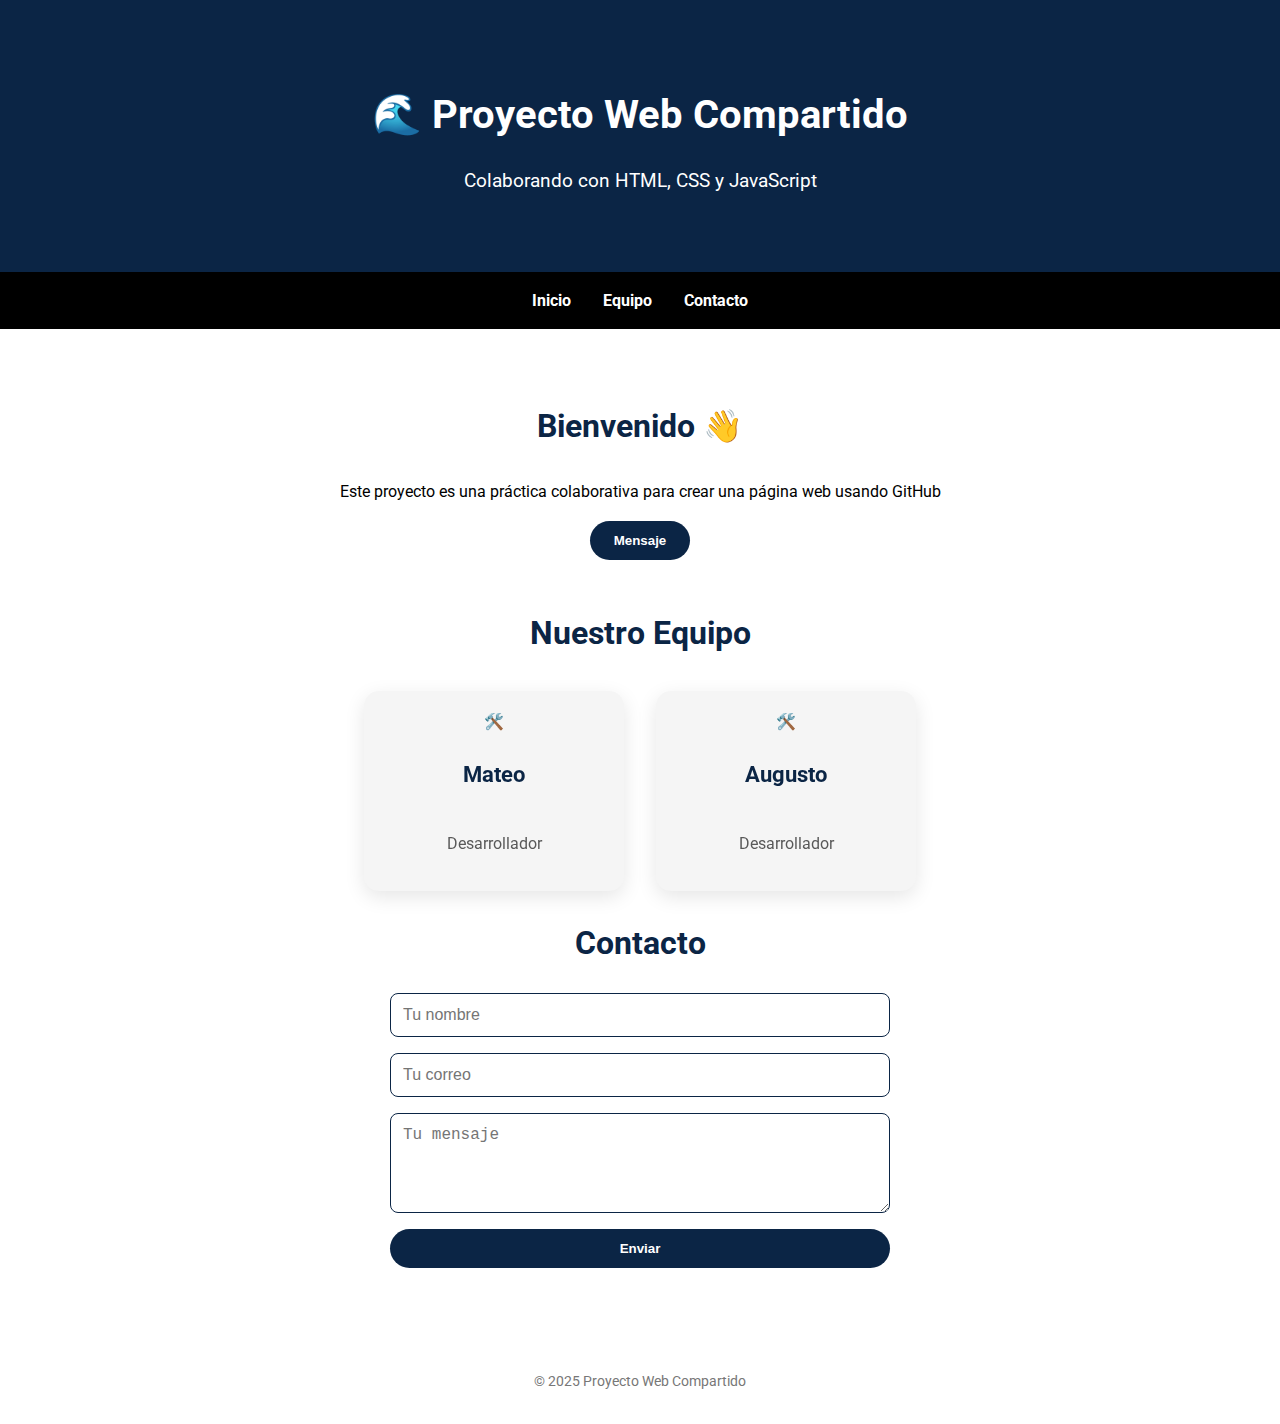
<file: index.html>
<!DOCTYPE html>
<html lang="es">
<head>
  <meta charset="UTF-8" />
  <meta name="viewport" content="width=device-width, initial-scale=1" />
  <title>Proyecto Web Compartido</title>
  <link rel="stylesheet" href="styles.css" />
  <link href="https://fonts.googleapis.com/css2?family=Roboto:wght@400;700&display=swap" rel="stylesheet" />
</head>
<body>
  <header class="header">
    <div class="container">
      <h1 class="header__title">🌊 Proyecto Web Compartido</h1>
      <p class="header__subtitle">Colaborando con HTML, CSS y JavaScript</p>
    </div>
  </header>

  <nav class="nav">
    <ul class="nav__list">
      <li><a href="#inicio" class="nav__link">Inicio</a></li>
      <li><a href="#equipo" class="nav__link">Equipo</a></li>
      <li><a href="#contacto" class="nav__link">Contacto</a></li>
    </ul>
  </nav>

  <main class="container">
    <section id="inicio" class="hero">
      <h2 class="hero__title">Bienvenido 👋</h2>
      <p class="hero__description">Este proyecto es una práctica colaborativa para crear una página web usando GitHub</p>
      <button id="btnMensaje" class="btn" onclick="toggleMensaje()">Mensaje</button>
      <div id="mensaje" class="hero__message" style="display: none;">
        <span id="mensajeTexto"></span>
      </div>


    </section>

    <section id="equipo" class="team">
      <h2 class="team__title">Nuestro Equipo</h2>
      <div class="team__grid">
        <div class="team__card">
          <div class="team__card-inner">
            <div class="team__card-front">
              <div class="team__emoji">🛠️</div>
              <h3 class="team__name">Mateo</h3>
              <p class="team__role">Desarrollador</p>
            </div>
            <div class="team__card-back">
              <p class="team__bio">Mateo se enfoca en crear soluciones robustas y eficientes para el proyecto</p>
            </div>
          </div>
        </div>
        <div class="team__card">
          <div class="team__card-inner">
            <div class="team__card-front">
              <div class="team__emoji">🛠️</div>
              <h3 class="team__name">Augusto</h3>
              <p class="team__role">Desarrollador</p>
            </div>
            <div class="team__card-back">
              <p class="team__bio">Augusto trabaja en el desarrollo y la implementación de funcionalidades clave</p>
            </div>
          </div>
        </div>
      </div>
    </section>

    <section id="contacto" class="contact">
      <h2 class="contact__title">Contacto</h2>
      <form onsubmit="enviarFormulario(event)" class="contact__form">
        <input type="text" placeholder="Tu nombre" required class="contact__input" />
        <input type="email" placeholder="Tu correo" required class="contact__input" />
        <textarea placeholder="Tu mensaje" required class="contact__textarea"></textarea>
        <button type="submit" class="btn">Enviar</button>
      </form>
    </section>
  </main>

  <footer class="footer">
    <p>© 2025 Proyecto Web Compartido</p>
  </footer>

  <script src="script.js"></script>
</body>
</html>
</file>
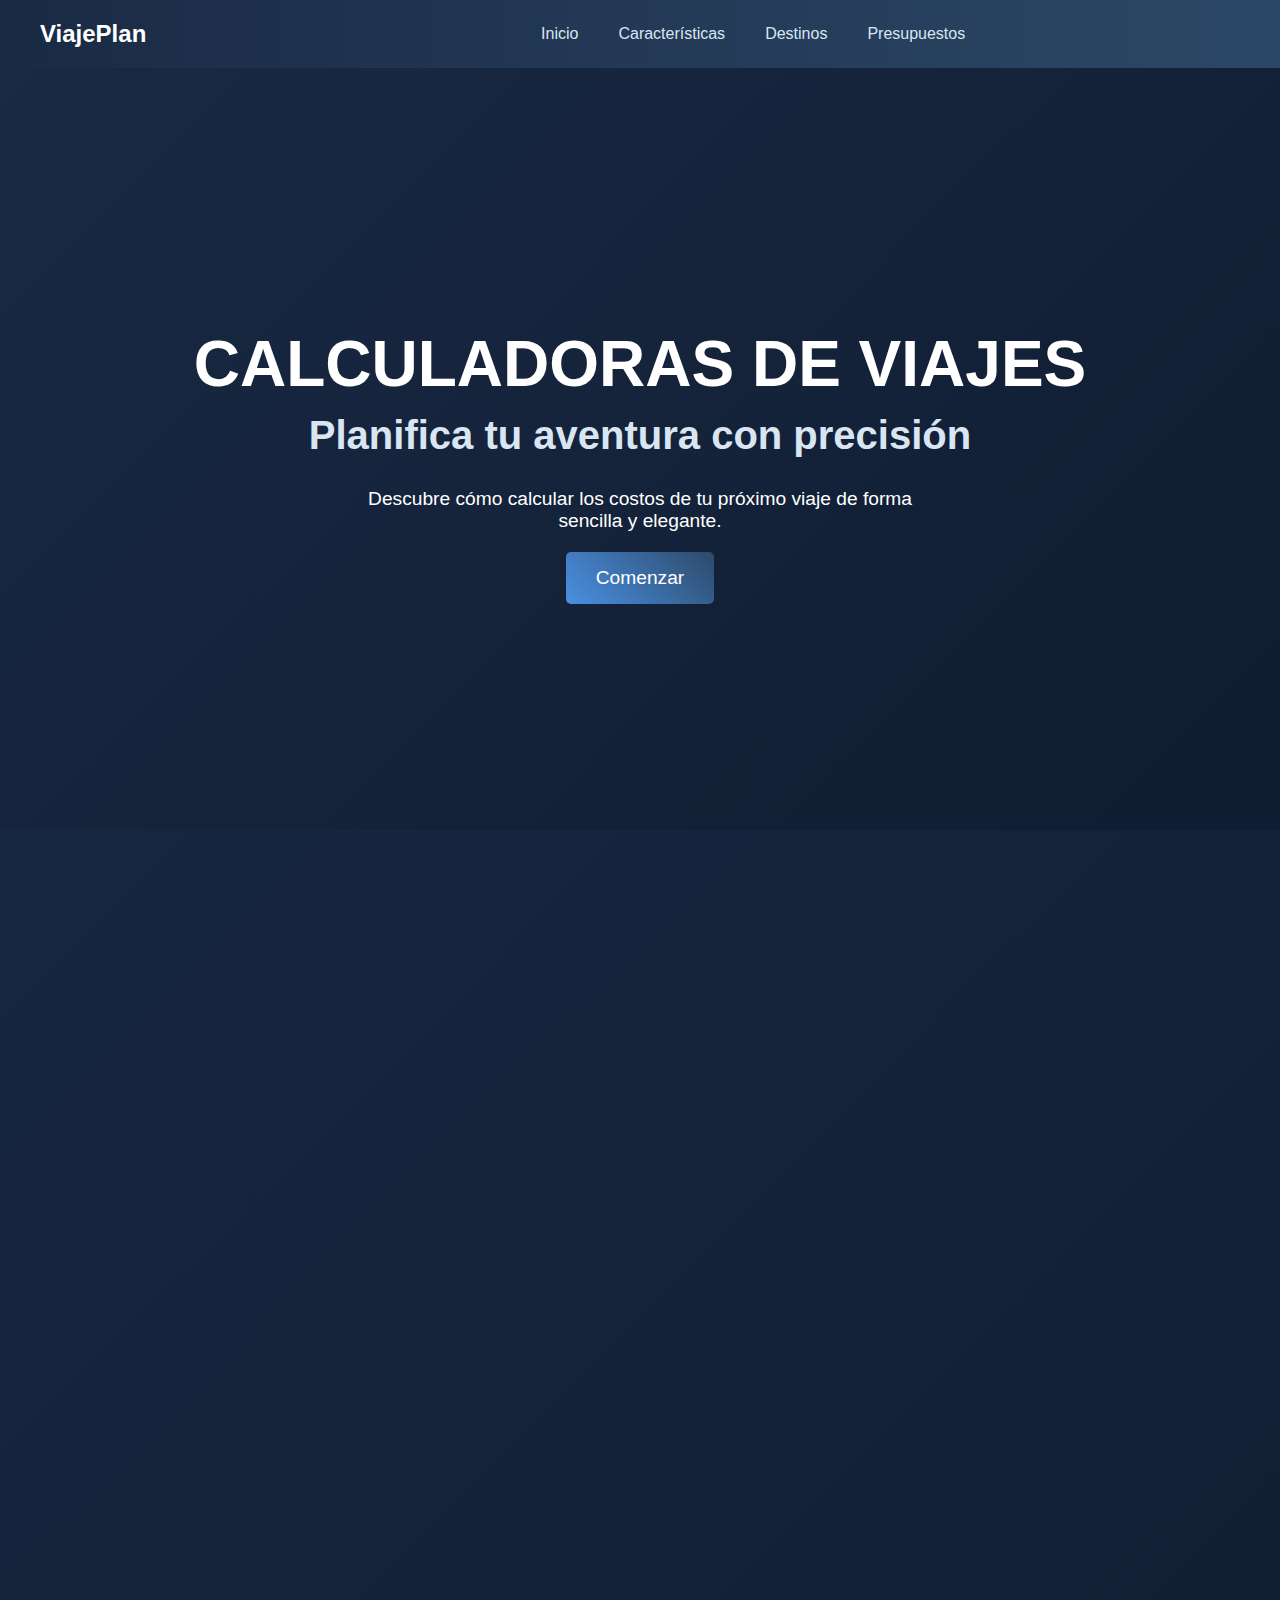
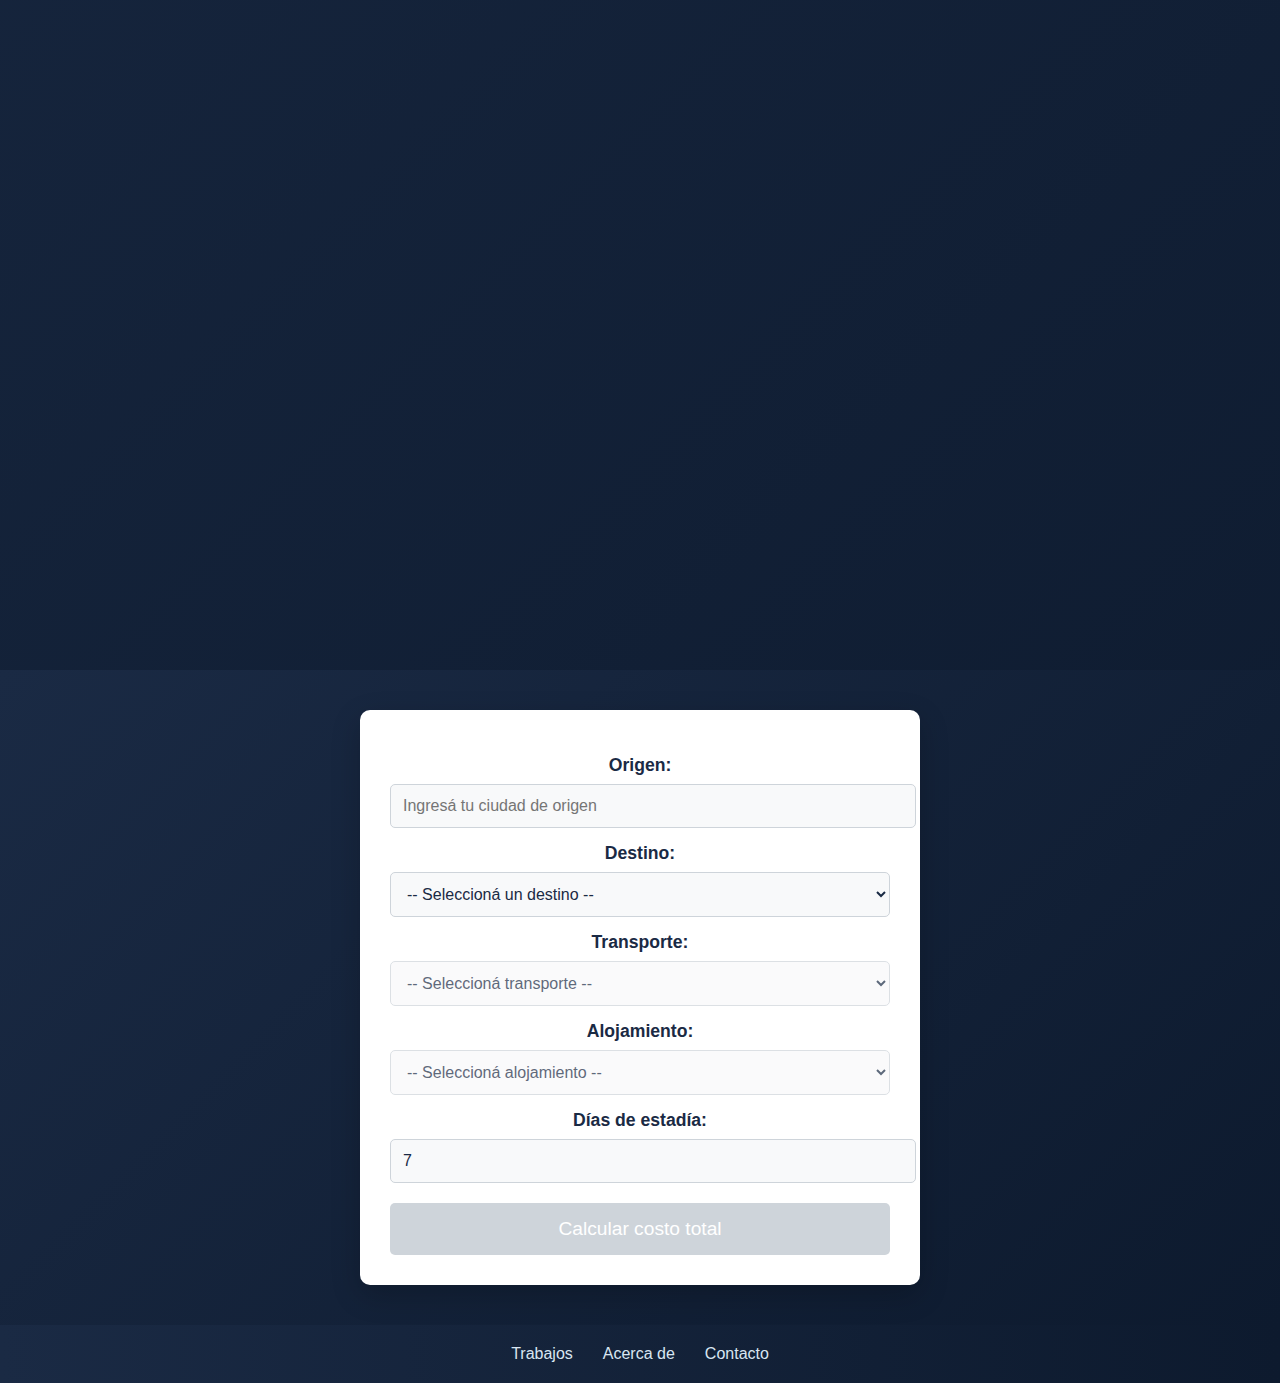
<file: Plan Viajes/calculadorViajes.html>
<!DOCTYPE html>
<html lang="es">
<head>
<meta charset="UTF-8" />
<meta name="viewport" content="width=device-width, initial-scale=1.0" />
<title>ViajePlan - Calculadora de Viajes</title>
<link rel="stylesheet" href="style.css" />
</head>
<body>
  <header>
    <div class="logo">ViajePlan</div>
    <nav>
      <a href="#inicio">Inicio</a>
      <a href="#caracteristicas">Características</a>
      <a href="#destinos">Destinos</a>
      <a href="#presupuestos">Presupuestos</a>
    </nav>
  </header>

  <main>
    <section class="hero">
      <h1>Calculadoras de Viajes</h1>
      <h2>Planifica tu aventura con precisión</h2>
      <p>Descubre cómo calcular los costos de tu próximo viaje de forma sencilla y elegante.</p>
      <a href="#form-section" class="cta-button">Comenzar</a>
    </section>
    
    <section id="caracteristicas" class="caracteristicas">
      <h2>Características de la página</h2>
      <p>ViajePlan ofrece herramientas avanzadas para planificar tu viaje, incluyendo cálculos precisos y opciones personalizadas. Con una interfaz intuitiva, puedes explorar destinos, gestionar presupuestos y obtener estimaciones detalladas de costos en tiempo real.</p>
    </section>

    <section id="destinos" class="caracteristicas">
      <h2>Explora Destinos</h2>
      <p>Descubre una amplia variedad de destinos alrededor del mundo con detalles sobre transporte y alojamiento. Desde las ciudades europeas como París y Roma hasta paraísos caribeños como Punta Cana, encuentra la información que necesitas para planificar tu próxima aventura.</p>
    </section>

    <section id="presupuestos" class="caracteristicas">
      <h2>Gestión de Presupuestos</h2>
      <p>Controla tus finanzas de viaje con estimaciones detalladas y consejos para optimizar tus gastos. Ajusta tus opciones de transporte y alojamiento para adaptarte a tu presupuesto y evita sorpresas con nuestras herramientas de cálculo precisas.</p>
    </section>

    <section id="form-section" class="form-section">
      <form id="form-viaje">
        <label for="origen">Origen:</label>
        <input type="text" id="origen" required placeholder="Ingresá tu ciudad de origen" />

        <label for="destino">Destino:</label>
        <select id="destino" required>
          <option value="" disabled selected>-- Seleccioná un destino --</option>
        </select>

        <label for="transporte">Transporte:</label>
        <select id="transporte" required disabled>
          <option value="" disabled selected>-- Seleccioná transporte --</option>
        </select>

        <label for="alojamiento">Alojamiento:</label>
        <select id="alojamiento" required disabled>
          <option value="" disabled selected>-- Seleccioná alojamiento --</option>
        </select>

        <label for="dias">Días de estadía:</label>
        <input type="number" id="dias" min="1" value="7" required />

        <button type="button" id="btnCalcular" disabled>Calcular costo total</button>
      </form>

      <div id="resultado" style="display:none;"></div>
    </section>
  </main>

  <footer>
    <nav>
      <a href="#">Trabajos</a>
      <a href="#">Acerca de</a>
      <a href="#">Contacto</a>
    </nav>
  </footer>

  <script src="script.js"></script>
</body>
</html>
</file>
<file: styles.css>
:root {
  --color-bg: #ffffff;
  --color-primary: #0b2545;
  --color-light: #ffffff;
  --color-dark: #000000;
  --color-gray: #333333;
  --card-bg: #f5f5f5;
  --hover: #144272;
  --font-main: 'Roboto', sans-serif;
}

* {
  box-sizing: border-box;
}

body {
  margin: 0;
  background-color: var(--color-bg);
  color: var(--color-dark);
  font-family: var(--font-main);
  line-height: 1.6;
}

.container {
  max-width: 900px;
  margin: 0 auto;
  padding: 1.5rem;
}

/* Header */
.header {
  text-align: center;
  padding: 2rem 0;
  background-color: var(--color-primary);
  color: var(--color-light);
  box-shadow: 0 4px 6px rgba(11, 37, 69, 0.5);
}

.header__title {
  font-size: 2.5rem;
  margin-bottom: 0.5rem;
  font-weight: 700;
}

.header__subtitle {
  font-size: 1.2rem;
  font-weight: 400;
}

/* Navigation */
.nav {
  background: var(--color-dark);
}

.nav__list {
  display: flex;
  justify-content: center;
  gap: 2rem;
  list-style: none;
  padding: 1rem 0;
  margin: 0;
}

.nav__link {
  color: var(--color-light);
  text-decoration: none;
  font-weight: bold;
  transition: color 0.3s ease;
}

.nav__link:hover {
  color: var(--color-primary);
}

/* Hero */
.hero {
  text-align: center;
  margin: 3rem 0;
}

.hero__title {
  font-size: 2rem;
  color: var(--color-primary);
}

.hero__description {
  margin: 1rem 0;
}

.btn {
  background: var(--color-primary);
  color: var(--color-light);
  border: none;
  padding: 0.75rem 1.5rem;
  border-radius: 25px;
  font-weight: bold;
  cursor: pointer;
  transition: background-color 0.3s ease;
}

.btn:hover {
  background: var(--hover);
}

/* Mensaje */
.hero__message {
  margin-top: 1rem;
  font-size: 1.1rem;
  font-weight: 600;
}

/* Team Section */
.team__title {
  text-align: center;
  font-size: 2rem;
  margin-bottom: 2rem;
  color: var(--color-primary);
}

.team__grid {
  display: flex;
  gap: 2rem;
  justify-content: center;
  flex-wrap: wrap;
}

.team__card {
  perspective: 1000px;
  width: 260px;
  height: 200px;
}

.team__card-inner {
  position: relative;
  width: 100%;
  height: 100%;
  transition: transform 0.8s;
  transform-style: preserve-3d;
}

.team__card:hover .team__card-inner {
  transform: rotateY(180deg) translateY(-10px);
}

.team__card-front,
.team__card-back {
  position: absolute;
  width: 100%;
  height: 100%;
  backface-visibility: hidden;
  background: var(--card-bg);
  color: var(--color-dark);
  border-radius: 15px;
  padding: 1rem;
  display: flex;
  align-items: center;
  justify-content: center;
  flex-direction: column;
  box-shadow: 0 6px 20px rgba(0, 0, 0, 0.1);
}

.team__card-back {
  transform: rotateY(180deg);
}

.team__name {
  font-size: 1.4rem;
  font-weight: bold;
  color: var(--color-primary);
}

.team__role {
  font-size: 1rem;
  color: var(--color-gray);
  opacity: 0.8;
}

.team__bio {
  font-size: 0.95rem;
  text-align: center;
  color: var(--color-dark);
}

/* Contact */
.contact__title {
  text-align: center;
  font-size: 2rem;
  color: var(--color-primary);
  margin-bottom: 1.5rem;
}

.contact__form {
  display: flex;
  flex-direction: column;
  gap: 1rem;
  max-width: 500px;
  margin: 0 auto;
}

.contact__input,
.contact__textarea {
  padding: 0.75rem;
  border: 1.5px solid var(--color-primary);
  border-radius: 8px;
  font-size: 1rem;
  color: var(--color-dark);
  background-color: var(--color-bg);
}

.contact__textarea {
  min-height: 100px;
}

/* Footer */
.footer {
  text-align: center;
  padding: 1rem 0;
  font-size: 0.9rem;
  color: #777;
  margin-top: 3rem;
}
</file>
<file: Plan Viajes/style.css>
body {
  margin: 0;
  padding: 0;
  font-family: 'Arial', sans-serif;
  color: #ffffff;
  background: linear-gradient(135deg, #1a2a44, #0d1a2e);
  min-height: 100vh;
  display: flex;
  flex-direction: column;
}

header {
  display: flex;
  align-items: center;
  padding: 20px 40px;
  background: linear-gradient(90deg, #1a2a44, #2d4a6a);
  position: fixed;
  width: 100%;
  top: 0;
  z-index: 1000;
}

.logo {
  font-size: 1.5rem;
  font-weight: bold;
  margin-right: 40px;
}

nav {
  display: flex;
  justify-content: center;
  align-items: center;
  flex-grow: 1;
}

nav a {
  color: #d9e6f2;
  margin: 0 20px;
  text-decoration: none;
  font-size: 1rem;
  transition: color 0.3s ease;
}

nav a:hover {
  color: #ffffff;
}

.hero {
  text-align: center;
  padding: 150px 20px 50px;
  background: url('https://images.unsplash.com/photo-1507525428034-b723cf961d3e?ixlib=rb-4.0.3&auto=format&fit=crop&w=1350&q=80') no-repeat center center/cover;
  min-height: 70vh;
  display: flex;
  flex-direction: column;
  justify-content: center;
  align-items: center;
  position: relative;
}

.hero::before {
  content: '';
  position: absolute;
  top: 0;
  left: 0;
  width: 100%;
  height: 100%;
  background: linear-gradient(135deg, rgba(26, 42, 68, 0.7), rgba(13, 26, 46, 0.7));
  z-index: 1;
}

.hero h1, .hero h2, .hero p, .hero .cta-button {
  position: relative;
  z-index: 2;
}

h1 {
  font-size: 4rem;
  margin: 0;
  line-height: 1.2;
  text-transform: uppercase;
}

h2 {
  font-size: 2.5rem;
  margin: 10px 0;
  color: #d9e6f2;
}

.hero p {
  font-size: 1.2rem;
  max-width: 600px;
  margin: 20px auto;
}

.cta-button {
  display: inline-block;
  padding: 15px 30px;
  background: linear-gradient(45deg, #4a90e2, #2d4a6a);
  color: #ffffff;
  text-decoration: none;
  border-radius: 5px;
  font-size: 1.2rem;
  transition: all 0.3s ease;
}

.cta-button:hover {
  background: linear-gradient(45deg, #2d4a6a, #4a90e2);
  transform: translateY(-2px);
}

.caracteristicas {
  padding: 60px 20px;
  background: linear-gradient(90deg, #0d1a2e, #1a2a44);
  text-align: center;
  opacity: 0;
  transform: translateY(50px);
  transition: opacity 0.8s ease, transform 0.8s ease;
  min-height: 40vh; /* Asegura espacio mínimo para leer */
  display: flex;
  flex-direction: column;
  justify-content: center;
}

.caracteristicas.visible {
  opacity: 1;
  transform: translateY(0);
}

.caracteristicas h2 {
  font-size: 2rem;
  margin-bottom: 20px;
}

.caracteristicas p {
  max-width: 800px;
  margin: 0 auto;
  font-size: 1.1rem;
  padding: 0 20px;
}

.form-section {
  padding: 40px 20px;
  background: linear-gradient(135deg, #1a2a44, #0d1a2e);
  text-align: center;
}

form {
  max-width: 500px;
  margin: 0 auto;
  background: #ffffff;
  padding: 30px;
  border-radius: 10px;
  box-shadow: 0 10px 30px rgba(0, 0, 0, 0.2);
  color: #1a2a44;
}

label {
  display: block;
  margin-top: 15px;
  font-weight: 600;
  font-size: 1.1rem;
}

select, input[type="text"], input[type="number"] {
  width: 100%;
  padding: 12px;
  margin-top: 8px;
  background-color: #f8f9fa;
  border: 1px solid #ced4da;
  border-radius: 5px;
  font-size: 1rem;
  color: #1a2a44;
  transition: border-color 0.3s ease;
}

select:focus, input[type="text"]:focus, input[type="number"]:focus {
  border-color: #4a90e2;
  outline: none;
}

button {
  margin-top: 20px;
  width: 100%;
  padding: 15px;
  background: linear-gradient(45deg, #4a90e2, #2d4a6a);
  color: #ffffff;
  border: none;
  border-radius: 5px;
  font-size: 1.2rem;
  cursor: pointer;
  transition: all 0.3s ease;
}

button:disabled {
  background: #ced4da;
  cursor: not-allowed;
}

button:hover:not(:disabled) {
  background: linear-gradient(45deg, #2d4a6a, #4a90e2);
  transform: translateY(-2px);
}

#resultado {
  margin-top: 20px;
  background: linear-gradient(135deg, #2d4a6a, #4a90e2);
  padding: 20px;
  border-radius: 10px;
  color: #ffffff;
  font-size: 1.1rem;
  opacity: 0;
  transition: opacity 0.5s ease;
}

#resultado.show {
  opacity: 1;
}

footer {
  text-align: center;
  padding: 20px;
  background: linear-gradient(90deg, #1a2a44, #0d1a2e);
}

footer nav a {
  color: #d9e6f2;
  margin: 0 15px;
  text-decoration: none;
  font-size: 1rem;
  transition: color 0.3s ease;
}

footer nav a:hover {
  color: #ffffff;
}

@media (max-width: 768px) {
  header {
    flex-direction: column;
    padding: 10px;
  }
  .logo {
    margin-right: 0;
    margin-bottom: 10px;
  }
  nav {
    margin-top: 10px;
  }
  h1 {
    font-size: 2.5rem;
  }
  h2 {
    font-size: 1.8rem;
  }
  .hero {
    padding: 100px 20px 30px;
  }
  .caracteristicas {
    min-height: 50vh; /* Más espacio en pantallas pequeñas */
  }
}
</file>
